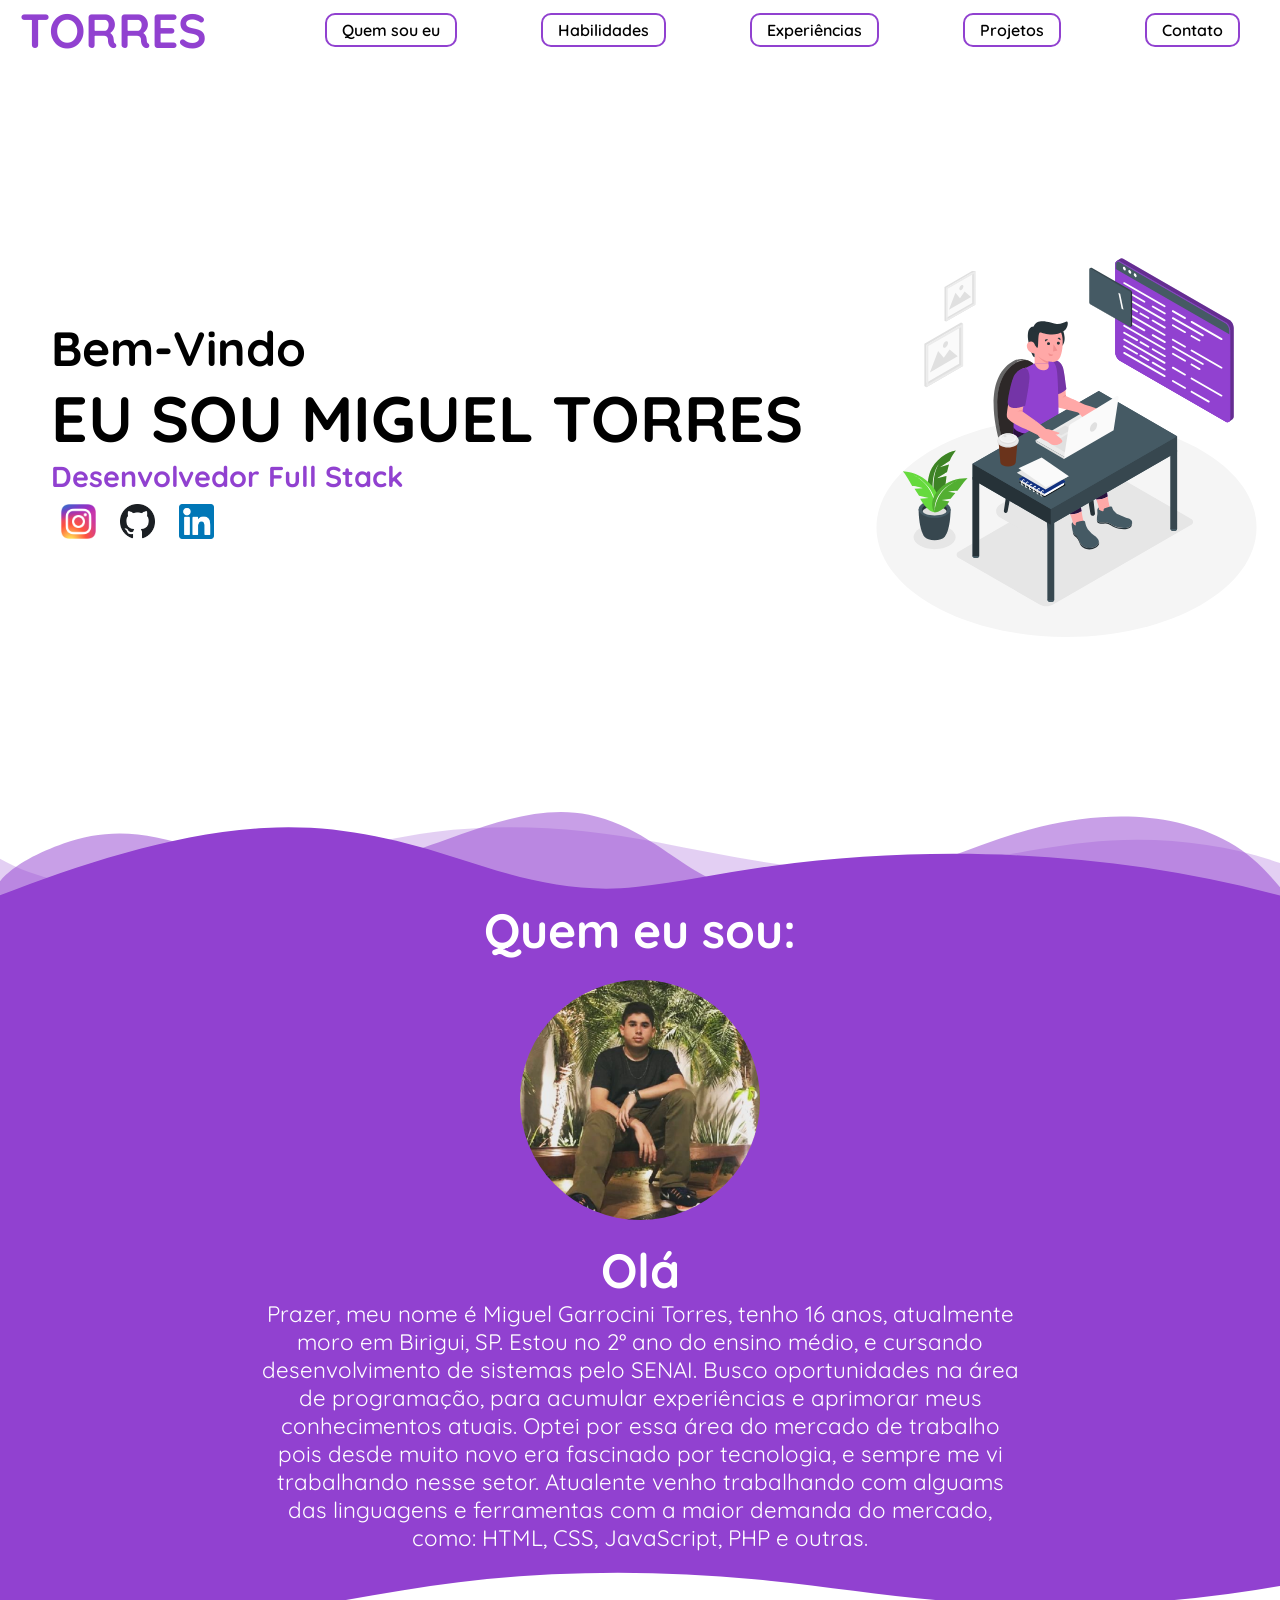
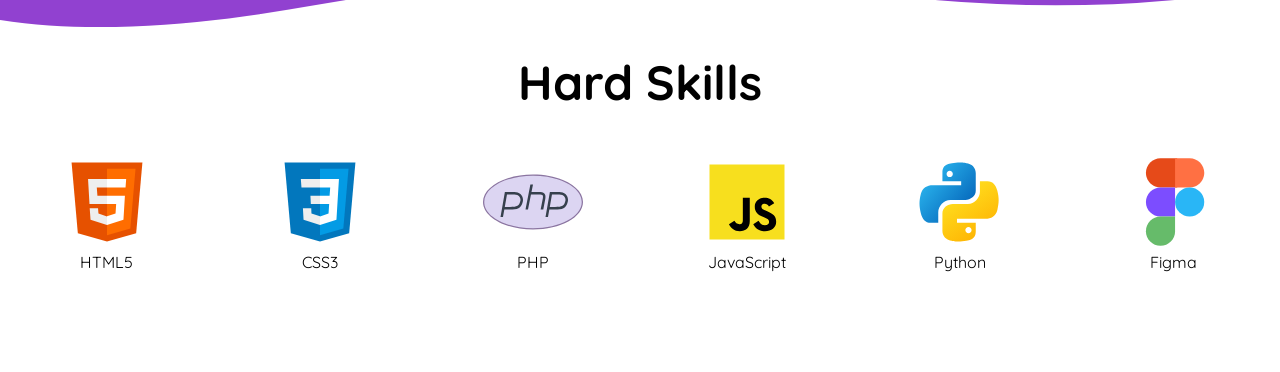
<file: Front/index.html>
<!DOCTYPE html>
<html lang="en">

<head>
    <meta charset="UTF-8">
    <meta http-equiv="X-UA-Compatible" content="IE=edge">
    <meta name="viewport" content="width=device-width, initial-scale=1.0">
    <meta name="author" content="Miguel Garrocini Torres">
    <link rel="preconnect" href="https://fonts.googleapis.com">
    <link rel="preconnect" href="https://fonts.gstatic.com" crossorigin>
    <link href="https://fonts.googleapis.com/css2?family=Quicksand:wght@500&display=swap" rel="stylesheet">
    <link rel="stylesheet" href="../Styles/style.css">
    <title>Portifólio</title>
</head>

<body>
    <header class="header">
        <h1>TORRES</h1>
        <nav>
            <a href="#foto">Quem sou eu</a>
            <a href="">Habilidades</a>
            <a href="">Experiências</a>
            <a href="">Projetos</a>
            <a href="">Contato</a>
        </nav>
    </header>
    <main>
        <section class="section-home">
            <div id="home-esquerda">
                <div>
                    <h2 class="bem">Bem-Vindo</h2>
                    <h2 class="apre">EU SOU MIGUEL TORRES</h2>
                    <div class="himg">
                        <H3 class="fs">Desenvolvedor Full Stack</H3>
                        <a href="https://www.instagram.com/miguel_garrocini/"><span><img src="../Img/instagram.svg"
                                    alt=""></span></a>
                        <a href="https://github.com/Edmig1"><span><img src="../Img/git.svg" alt=""></span></a>
                        <a href="https://www.linkedin.com/in/miguel-torres-16456926a/"><span><img
                                    src="../Img/linkedin.svg" alt=""></span></a>

                    </div>
                </div>
            </div>
            <div class="home-direita">
                <img src="../Img/imagem.svg" alt="">
            </div>
            <div class="custom-shape-divider-bottom-1682127485">
                <svg data-name="Layer 1" xmlns="http://www.w3.org/2000/svg" viewBox="0 0 1200 120"
                    preserveAspectRatio="none">
                    <path
                        d="M0,0V46.29c47.79,22.2,103.59,32.17,158,28,70.36-5.37,136.33-33.31,206.8-37.5C438.64,32.43,512.34,53.67,583,72.05c69.27,18,138.3,24.88,209.4,13.08,36.15-6,69.85-17.84,104.45-29.34C989.49,25,1113-14.29,1200,52.47V0Z"
                        opacity=".25" class="shape-fill"></path>
                    <path
                        d="M0,0V15.81C13,36.92,27.64,56.86,47.69,72.05,99.41,111.27,165,111,224.58,91.58c31.15-10.15,60.09-26.07,89.67-39.8,40.92-19,84.73-46,130.83-49.67,36.26-2.85,70.9,9.42,98.6,31.56,31.77,25.39,62.32,62,103.63,73,40.44,10.79,81.35-6.69,119.13-24.28s75.16-39,116.92-43.05c59.73-5.85,113.28,22.88,168.9,38.84,30.2,8.66,59,6.17,87.09-7.5,22.43-10.89,48-26.93,60.65-49.24V0Z"
                        opacity=".5" class="shape-fill"></path>
                    <path
                        d="M0,0V5.63C149.93,59,314.09,71.32,475.83,42.57c43-7.64,84.23-20.12,127.61-26.46,59-8.63,112.48,12.24,165.56,35.4C827.93,77.22,886,95.24,951.2,90c86.53-7,172.46-45.71,248.8-84.81V0Z"
                        class="shape-fill"></path>
                </svg>
            </div>
        </section>
        <section class="sobre">
            <div class="quem">
                <h4>Quem eu sou: </h4>
            </div>
            <div class="desc">
                <div class="foto">
                    <img id="foto" src="../Img/124930647.png" alt="">
                </div>
                <div id="sobre-mim">
                    <h4>Olá </h4>
                    <p id="pa">Prazer, meu nome é Miguel Garrocini Torres, tenho 16 anos, atualmente moro em Birigui, SP. Estou no 2° ano do ensino médio, e cursando desenvolvimento de sistemas pelo SENAI. Busco oportunidades na área de programação, para acumular experiências e aprimorar meus conhecimentos atuais. Optei por essa área do mercado de trabalho pois desde muito novo era fascinado por tecnologia, e sempre me vi trabalhando nesse setor. Atualente venho trabalhando com alguams das linguagens e ferramentas com a maior demanda do mercado, como: HTML, CSS, JavaScript, PHP e outras.</p>
                </div>
            </div>
            <div class="custom-shape-divider-bottom-1682174066">
                <svg data-name="Layer 1" xmlns="http://www.w3.org/2000/svg" viewBox="0 0 1200 120" preserveAspectRatio="none">
                    <path d="M321.39,56.44c58-10.79,114.16-30.13,172-41.86,82.39-16.72,168.19-17.73,250.45-.39C823.78,31,906.67,72,985.66,92.83c70.05,18.48,146.53,26.09,214.34,3V0H0V27.35A600.21,600.21,0,0,0,321.39,56.44Z" class="shape-fill"></path>
                </svg>
            </div>
        </section>
        <section class="skills">
            <div class="hard">
                <h4>Hard Skills</h4>
            </div>
            <div id="svg-skills">
                <div>
                    <img class="svg" src="../Img/icons8-html-5.svg" alt="">
                    <p>HTML5</p>
                </div>
                <div>
                    <img src="../Img/icons8-css3.svg" alt="" class="svg">
                    <p>CSS3</p>
                </div>
                <div>
                    <img src="../Img/icons8-php-logo.svg" alt="" class="svg">
                    <p>PHP</p>
                </div>
                <div>
                    <img src="../Img/icons8-javascript.svg" alt="" class="svg">
                    <p>JavaScript</p>
                </div>
                <div>
                    <img src="../Img/icons8-python.svg" alt="" class="svg">
                    <p>Python</p>
                </div>
                <div>
                    <img src="../Img/icons8-figma.svg" alt="" class="svg">
                    <p>Figma</p>
                </div>
            </div>
        </section>
    </main>
</body>

</html>
</file>
<file: Styles/style.css>
:root {
    --cor-principal: #9141D0
}

* {
    margin: 0;
    padding: 0;
    font-family: 'Quicksand', sans-serif;
    transition: all 0.3s;
}

/* Header quebrando a onda no responsivo quando os As se juntam */
.header {
    display: flex;
    justify-content: space-between;
    align-items: center;
    height: fit-content;
}

h1 {
    margin-left: 20px;
    color: var(--cor-principal);
    font-size: 3em;
}

nav a {
    color: black;
    background-color: transparent;
    text-decoration: none;
    margin: 0px 40px;
    padding: 5px 15px;
    border: var(--cor-principal) solid 2px;
    border-radius: 10px 10px 10px 10px;
    font-weight: 600;

}

nav a:hover {
    color: white;
    background-color: var(--cor-principal);
    padding: 8px;
}

.section-home {
    display: grid;
    grid-template-columns: 2fr 1fr;
    height: calc(100vh - 60px);
}

.home-direita,
#home-esquerda {
    height: calc(90vh - 60px);
    display: flex;
    justify-content: center;
    align-items: center;
}
.home-direita img{
    width: 100%;
}

#home-esquerda img {
    height: 35px;
    padding: 10px;
}

#home-esquerda div img:hover {
    margin-bottom: -5px;
    cursor: pointer;
}

.bem {
    font-size: 3em;
}

.apre {
    font-size: 4em;
}


.fs {
    font-size: 1.8em;
    color: var(--cor-principal);
}

.sobre {
    background-color: var(--cor-principal);

}

.sobre h4 {
    font-size: 3em;
    color: white;
}

.custom-shape-divider-bottom-1682127485 {
    position: absolute;
    bottom: 0;
    left: 0;
    width: 100%;
    overflow: hidden;
    line-height: 0;
    transform: rotate(180deg);
}

.custom-shape-divider-bottom-1682127485 svg {
    position: relative;
    display: block;
    width: calc(100% + 1.3px);
    height: 96px;
}

.custom-shape-divider-bottom-1682127485 .shape-fill {
    fill: #9141D0;
}

.quem {
    display: flex;
    justify-content: center;
}

.desc {
    display: grid;
    grid-template-columns: 1fr ;
    justify-items: center;
    place-items: center;
}
#sobre-mim{
    margin: 20px;
    text-align: center;
}
#pa{
    color: white;
    font-size: 1.4em;
}
.desc #sobre-mim{

    max-width: 60%;
}
.foto{
    display: flex;
    justify-content: center;
    align-items: center;
}
.desc img{
    margin-top: 20px;
    border-radius: 50%;
    width: 60%;
}
.custom-shape-divider-bottom-1682174066 {
    position: absolute;
    left: 0;
    width: 100%;
    overflow: hidden;
    line-height: 0;
    transform: rotate(deg);
}

.custom-shape-divider-bottom-1682174066 svg {
    position: relative;
    display: block;
    width: calc(100% + 1.3px);
    height: 60px;
    transform: rotateY(180deg);
}

.custom-shape-divider-bottom-1682174066 .shape-fill {
    fill: #9141D0;
}
.hard{
    display: flex;
    margin: 80px;
    margin-bottom: 40px;
    justify-content: center;
    font-size: 3em;
}
.svg{
    width: 100px;
}
#svg-skills{
    display: grid;
    grid-template-columns: 1fr 1fr 1fr 1fr 1fr 1fr ;
    place-items: center;
    margin-bottom: 100px;
}
#svg-skills div{
    display: flex;
    flex-direction: column;
    justify-content: center;
    align-items: center;
}

#svg-skills div:hover{
    scale: 1.5;
    transition: 1s;
}
</file>
